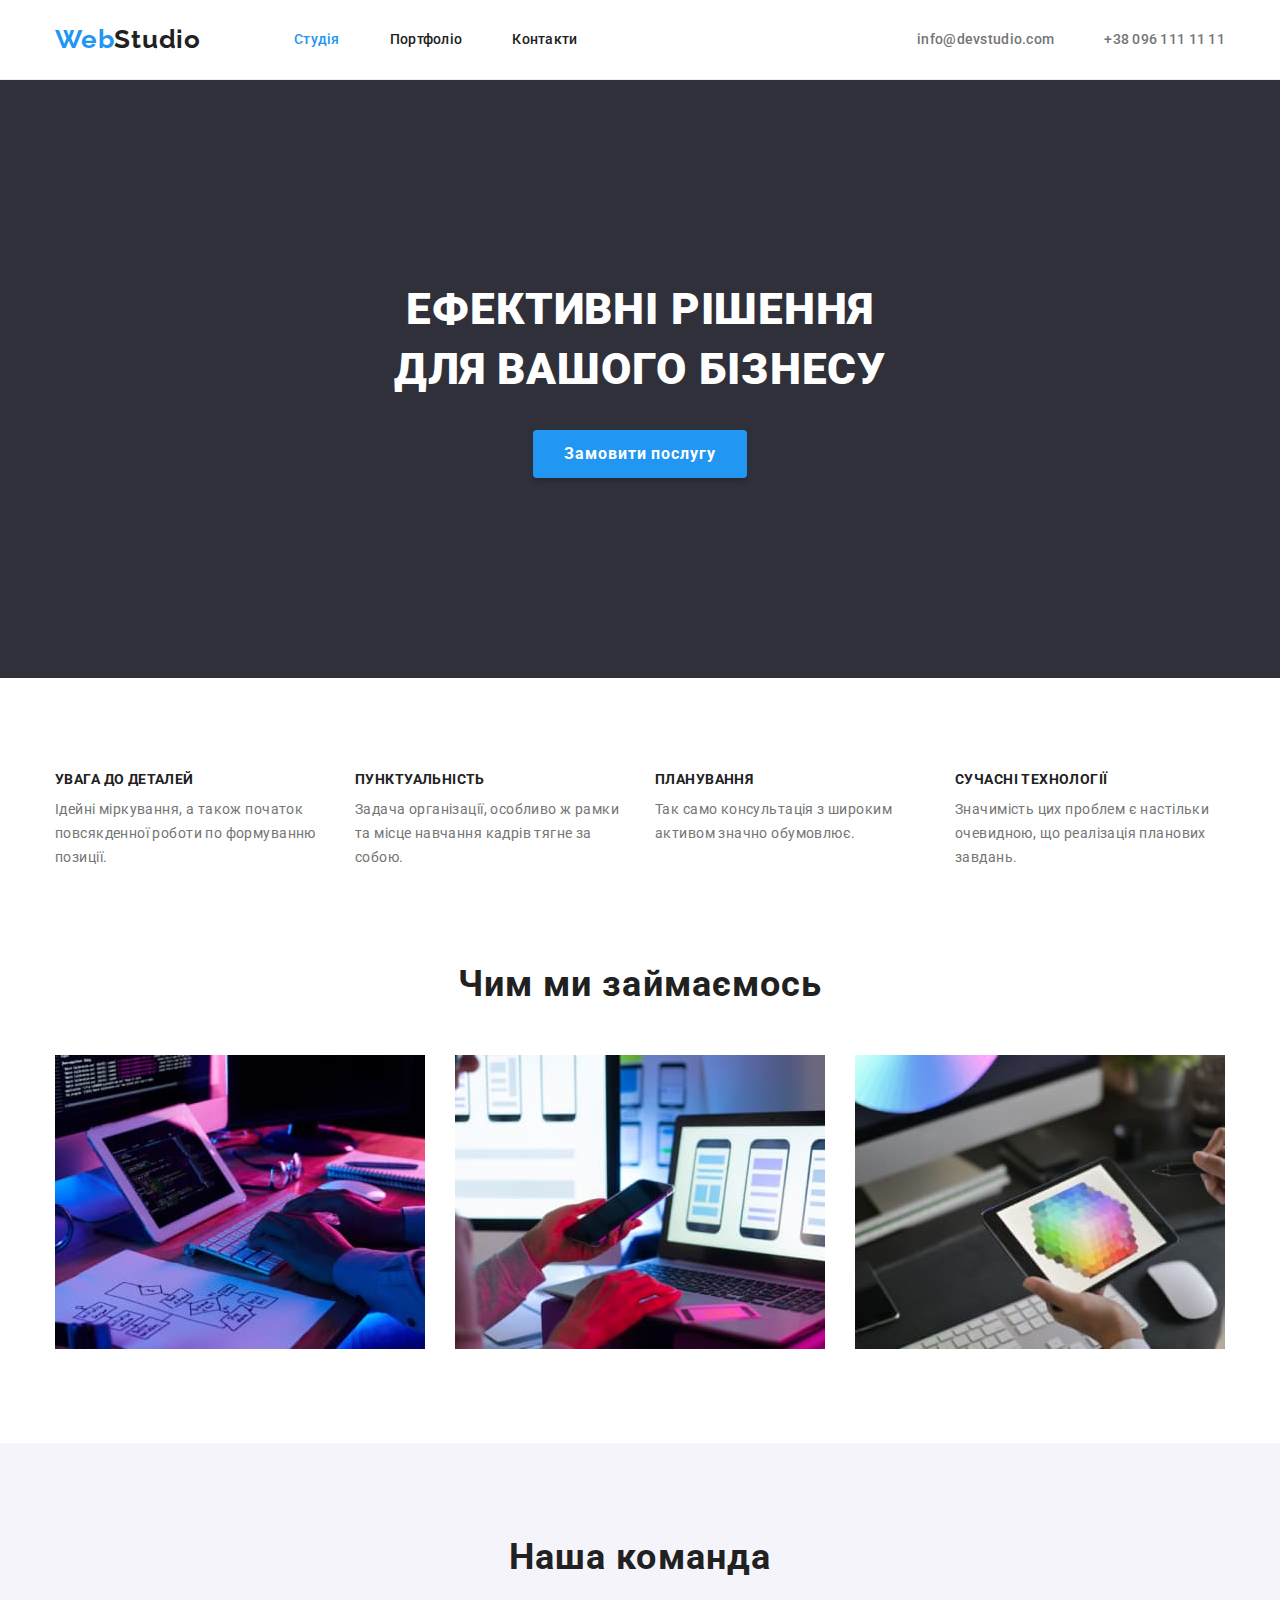
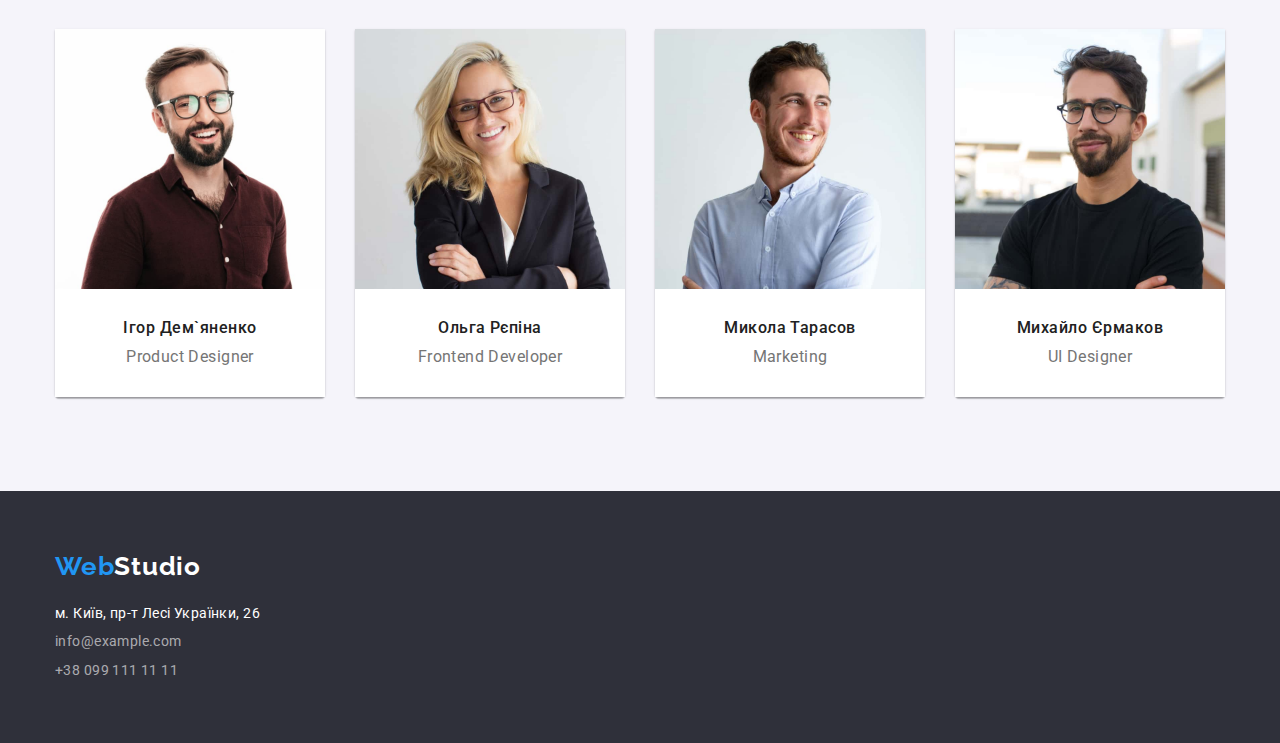
<file: index.html>
<!DOCTYPE html>
<html lang="uk">
  <head>
    <meta charset="UTF-8" />
    <meta http-equiv="X-UA-Compatible" content="IE=edge" />
    <meta name="viewport" content="width=device-width, initial-scale=1.0" />
    <title>&#128583; HomeWork</title>
    <link
      href="https://fonts.googleapis.com/css2?family=Raleway:wght@700&family=Roboto:wght@400;500;700;900&display=swap"
      rel="stylesheet"
    />
    <!-- нормалізатор cпочатку -->
    <link
      rel="stylesheet"
      href="https://cdnjs.cloudflare.com/ajax/libs/modern-normalize/1.0.0/modern-normalize.min.css"
    />
    <!-- Потім ваші стилі -->
    <link rel="stylesheet" href="./css/styles.css" />
  </head>
  <body class="body">
    <!-- <div class="container"> -->
    <header class="page-header">
      <div class="container header-flex">
        <!-- navigation -->
        <nav class="nav-flex">
          <a lang="en" class="header logo link" href="/"
            ><span class="logo-acent">Web</span>Studio</a
          >
          <ul class="site-nav list">
            <li class="list-item"><a class="link current" href="./index.html">Студія</a></li>
            <li class="list-item"><a class="link" href="./portfolio.html">Портфоліо</a></li>
            <li class="list-item"><a class="link" href="">Контакти</a></li>
          </ul>
        </nav>
        <!-- contacts -->
        <ul class="header-contacts list">
          <li class="list-item">
            <a class="header-contacts link" href="mailto:info@devstudio.com">info@devstudio.com</a>
          </li>
          <li class="list-item">
            <a class="header-contacts link" href="tel:+380961111111">+38 096 111 11 11</a>
          </li>
        </ul>
      </div>
    </header>
    <main>
      <!--Hero section-->
      <section class="hero">
        <div class="container">
          <h1 class="hero-title">ЕФЕКТИВНІ РІШЕННЯ ДЛЯ ВАШОГО БІЗНЕСУ</h1>
          <button class="button primary" type="button">Замовити послугу</button>
        </div>
      </section>
      <!-- our benefits -->
      <section class="section benefits">
        <div class="container">
          <h2 class="visually-hidden">НАШІ ПЕРЕВАГИ</h2>
          <ul class="benefits list">
            <li class="benefits-item">
              <h3 class="benefits-title">УВАГА ДО ДЕТАЛЕЙ</h3>
              <p>Ідейні міркування, а також початок повсякденної роботи по формуванню позиції.</p>
            </li>
            <li class="benefits-item">
              <h3 class="benefits-title">ПУНКТУАЛЬНІСТЬ</h3>
              <p>Задача організації, особливо ж рамки та місце навчання кадрів тягне за собою.</p>
            </li>
            <li class="benefits-item">
              <h3 class="benefits-title">ПЛАНУВАННЯ</h3>
              <p>Так само консультація з широким активом значно обумовлює.</p>
            </li>
            <li class="benefits-item">
              <h3 class="benefits-title">СУЧАСНІ ТЕХНОЛОГІЇ</h3>
              <p>Значимість цих проблем є настільки очевидною, що реалізація планових завдань.</p>
            </li>
          </ul>
        </div>
      </section>
      <!-- our specialization -->
      <section class="section">
        <div class="container">
          <h2 class="section-title">Чим ми займаємось</h2>
          <ul class="specialization list">
            <li class="specialization-item">
              <img
                class="img-block"
                src="./images/squoosh_img1.jpg"
                alt="розробляємо веб додатки"
                width="370"
              />
            </li>
            <li class="specialization-item">
              <img
                class="img-block"
                src="./images/squoosh_img2.jpg"
                alt="розробляємо мобільні додатки"
                width="370"
              />
            </li>
            <li class="specialization-item">
              <img
                class="img-block"
                src="./images/squoosh_img3.jpg"
                alt="стилізуємо наші розробки"
                width="370"
              />
            </li>
          </ul>
        </div>
      </section>
      <!-- our company -->
      <section class="section section-company">
        <div class="container">
          <h2 class="section-title">Наша команда</h2>
          <ul class="members list">
            <li class="members-item">
              <img
                class="img-block"
                src="./images/squoosh_portret1.jpg"
                alt="Ігор Дем`яненко"
                width="270"
              />
              <div class="member-text">
                <h3 class="members-title">Ігор Дем`яненко</h3>
                <p class="member-position" lang="en">Product Designer</p>
              </div>
            </li>
            <li class="members-item">
              <img
                class="img-block"
                src="./images/squoosh_portret2.jpg"
                alt="Ольга Рєпіна"
                width="270"
              />
              <div class="member-text">
                <h3 class="members-title">Ольга Рєпіна</h3>
                <p class="member-position" lang="en">Frontend Developer</p>
              </div>
            </li>
            <li class="members-item">
              <img
                class="img-block"
                src="./images/squoosh_portret3.jpg"
                alt="Микола Тарасов"
                width="270"
              />
              <div class="member-text">
                <h3 class="members-title">Микола Тарасов</h3>
                <p class="member-position" lang="en">Marketing</p>
              </div>
            </li>
            <li class="members-item">
              <img
                class="img-block"
                src="./images/squoosh_portret4.jpg"
                alt="Михайло Єрмаков"
                width="270"
              />
              <div class="member-text">
                <h3 class="members-title">Михайло Єрмаков</h3>
                <p class="member-position" lang="en">UI Designer</p>
              </div>
            </li>
          </ul>
        </div>
      </section>
    </main>
    <footer class="footer">
      <div class="container">
        <a lang="en" class="footer logo link" href="/"><span class="logo-acent">Web</span>Studio</a>
        <address>
          <ul class="footer-contacts list">
            <li class="footer-contact-item">
              <a
                class="footer-adress link"
                href="https://goo.gl/maps/kmzWkeFPWZeqgjE26"
                target="_blank"
                rel="noopener noreferrer"
              >
                м. Київ, пр-т Лесі Українки, 26
              </a>
            </li>
            <li class="footer-contact-item">
              <a class="footer-contact link" href="mailto:info@example.com" lang="en"
                >info@example.com</a
              >
            </li>
            <li class="footer-contact-item">
              <a class="footer-contact link" href="tel:+380991111111">+38 099 111 11 11</a>
            </li>
          </ul>
        </address>
      </div>
    </footer>
  </body>
</html>
</file>
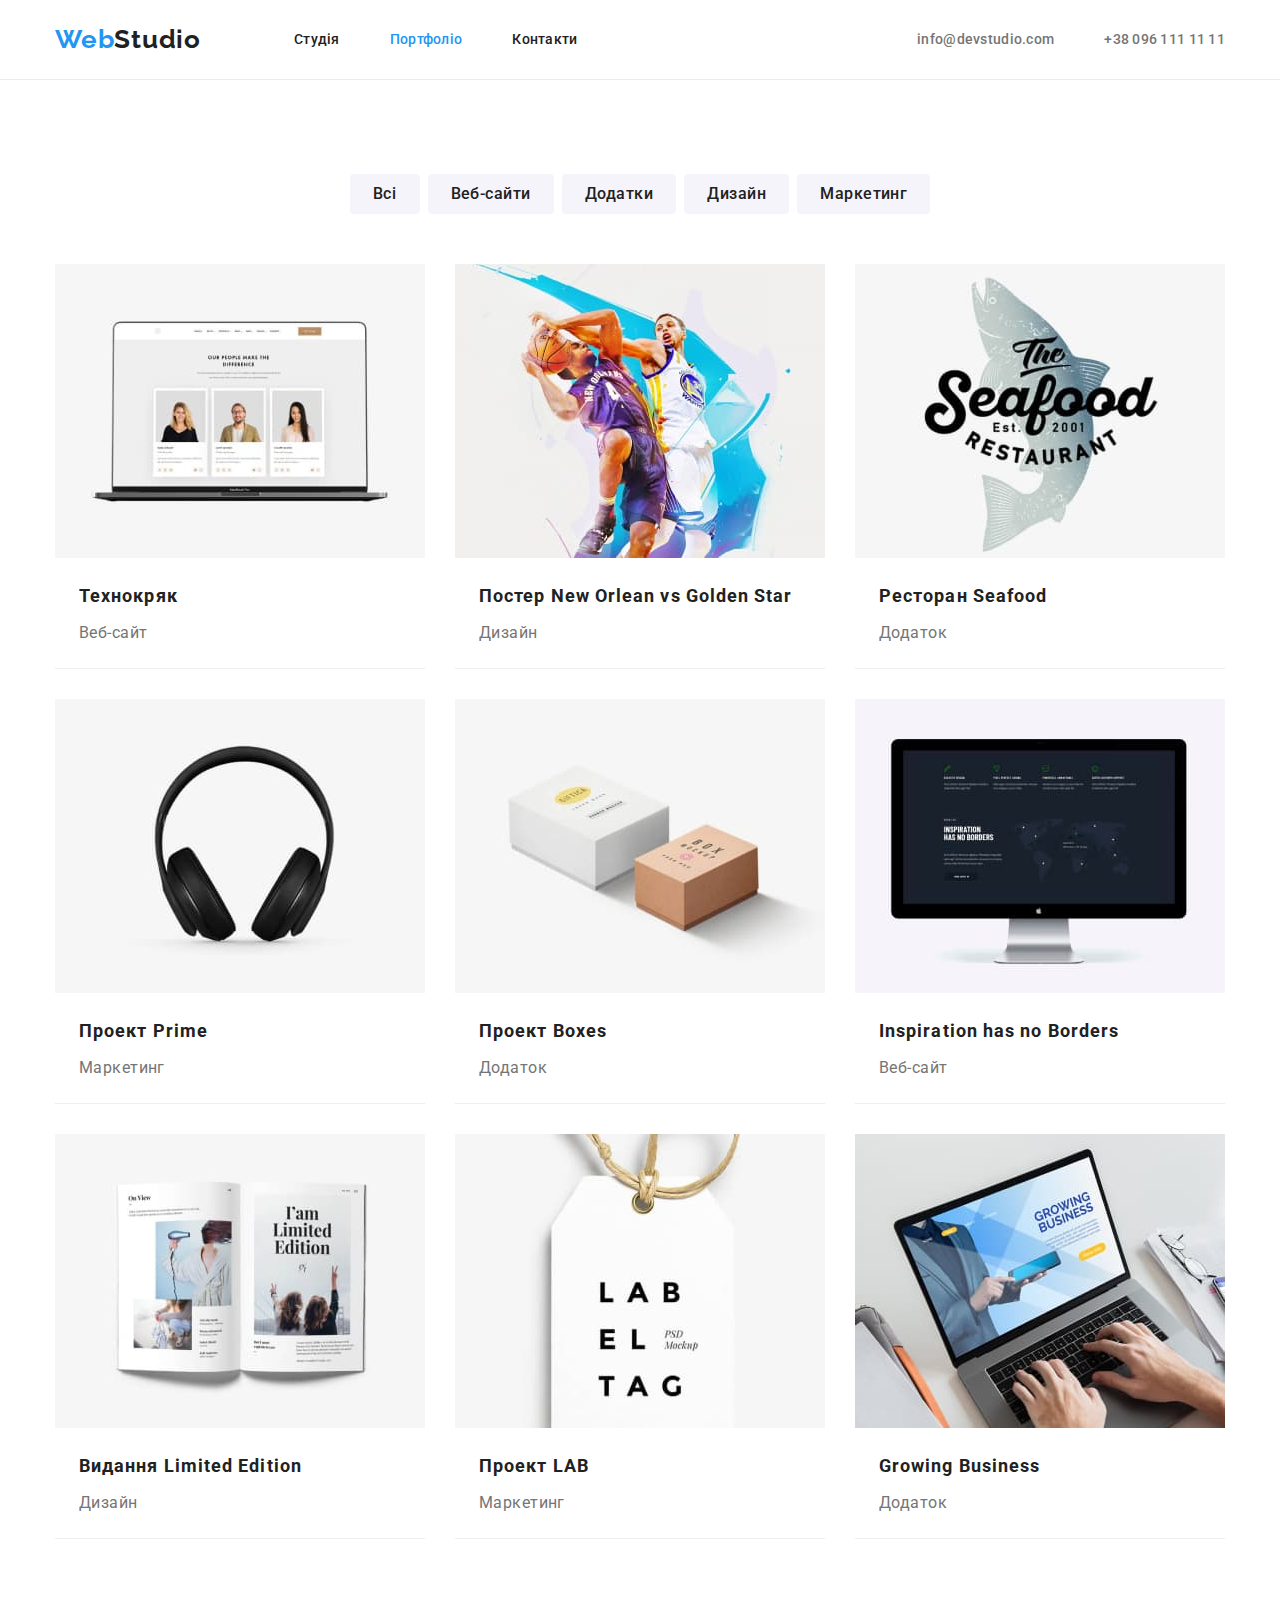
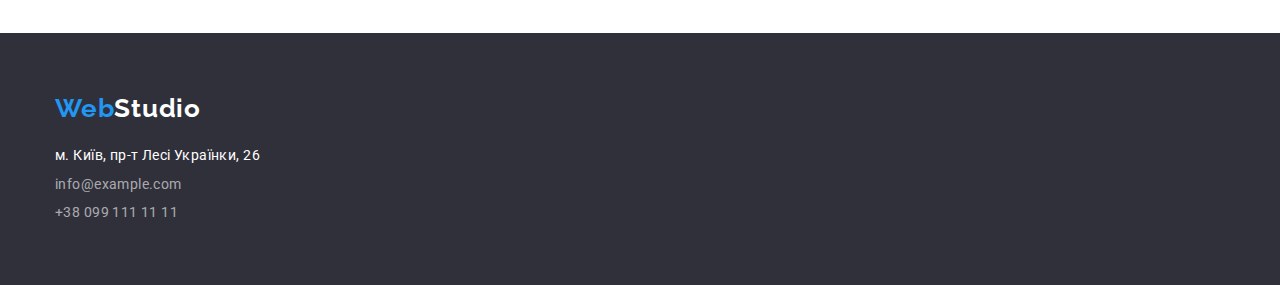
<file: portfolio.html>
<!DOCTYPE html>
<html lang="uk">
  <head>
    <meta charset="UTF-8" />
    <meta http-equiv="X-UA-Compatible" content="IE=edge" />
    <meta name="viewport" content="width=device-width, initial-scale=1.0" />
    <title>&#128583; HomeWork</title>
    <link
      href="https://fonts.googleapis.com/css2?family=Raleway:wght@700&family=Roboto:wght@400;500;700;900&display=swap"
      rel="stylesheet"
    />
    <!-- Спочатку нормалізатор -->
    <link
      rel="stylesheet"
      href="https://cdnjs.cloudflare.com/ajax/libs/modern-normalize/1.0.0/modern-normalize.min.css"
    />
    <!-- Потім ваші стилі -->
    <link rel="stylesheet" href="./css/styles.css" />
  </head>
  <body class="body">
    <header class="page-header">
      <div class="container header-flex">
        <!-- navigation -->
        <nav class="nav-flex">
          <a lang="en" class="header logo link" href="/"
            ><span class="logo-acent">Web</span>Studio</a
          >
          <ul class="site-nav list">
            <li class="list-item"><a class="link" href="./index.html">Студія</a></li>
            <li class="list-item">
              <a class="link current" href="./portfolio.html">Портфоліо</a>
            </li>
            <li class="list-item"><a class="link" href="">Контакти</a></li>
          </ul>
        </nav>
        <!-- contacts -->
        <ul class="header-contacts list">
          <li class="list-item">
            <a class="header-contacts link" href="mailto:info@devstudio.com">info@devstudio.com</a>
          </li>
          <li class="list-item">
            <a class="header-contacts link" href="tel:+380961111111">+38 096 111 11 11</a>
          </li>
        </ul>
      </div>
    </header>
    <main>
      <!-- works galery -->
      <section class="section">
        <div class="container">
          <h2 class="section-title visually-hidden">Галерея робіт</h2>
          <ul class="secondary-button list">
            <li class="filter-item">
              <button class="button secondary" type="button">Всі</button>
            </li>
            <li class="filter-item">
              <button class="button secondary" type="button">Веб-сайти</button>
            </li>
            <li class="filter-item">
              <button class="button secondary" type="button">Додатки</button>
            </li>
            <li class="filter-item">
              <button class="button secondary" type="button">Дизайн</button>
            </li>
            <li class="filter-item">
              <button class="button secondary" type="button">Маркетинг</button>
            </li>
          </ul>
          <ul class="gallery list">
            <li class="gallery-item">
              <img
                class="img-block"
                src="./images/squoosh_portfolio1.jpg"
                alt="Веб-сайт Технокряк"
                width="370"
              />
              <div class="gallery-text">
                <h3 class="gallery-title">Технокряк</h3>
                <p class="gallery-business">Веб-сайт</p>
              </div>
            </li>
            <li class="gallery-item">
              <img
                class="img-block"
                src="./images/squoosh_portfolio2.jpg"
                alt="Дизайн постер New Orlean vs Golden Star"
                width="370"
              />
              <div class="gallery-text">
                <h3 class="gallery-title">Постер New Orlean vs Golden Star</h3>
                <p class="gallery-business">Дизайн</p>
              </div>
            </li>
            <li class="gallery-item">
              <img
                class="img-block"
                src="./images/squoosh_portfolio3.jpg"
                alt="Додаток ресторан Seafood"
                width="370"
              />
              <div class="gallery-text">
                <h3 class="gallery-title">Ресторан Seafood</h3>
                <p class="gallery-business">Додаток</p>
              </div>
            </li>
            <li class="gallery-item">
              <img
                class="img-block"
                src="./images/squoosh_portfolio4.jpg"
                alt="Маркетинг проект Prime"
                width="370"
              />
              <div class="gallery-text">
                <h3 class="gallery-title">Проект Prime</h3>
                <p class="gallery-business">Маркетинг</p>
              </div>
            </li>
            <li class="gallery-item">
              <img
                class="img-block"
                src="./images/squoosh_portfolio5.jpg"
                alt="Додаток проект Boxes"
                width="370"
              />
              <div class="gallery-text">
                <h3 class="gallery-title">Проект Boxes</h3>
                <p class="gallery-business">Додаток</p>
              </div>
            </li>
            <li class="gallery-item">
              <img
                class="img-block"
                src="./images/squoosh_portfolio6.jpg"
                alt="Веб-сайт Inspiration has no Borders"
                width="370"
              />
              <div class="gallery-text">
                <h3 class="gallery-title">Inspiration has no Borders</h3>
                <p class="gallery-business">Веб-сайт</p>
              </div>
            </li>
            <li class="gallery-item">
              <img
                class="img-block"
                src="./images/squoosh_portfolio7.jpg"
                alt="Дизайн видання Limited Edition"
                width="370"
              />
              <div class="gallery-text">
                <h3 class="gallery-title">Видання Limited Edition</h3>
                <p class="gallery-business">Дизайн</p>
              </div>
            </li>
            <li class="gallery-item">
              <img
                class="img-block"
                src="./images/squoosh_portfolio8.jpg"
                alt="Маркетинг проект LAB"
                width="370"
              />
              <div class="gallery-text">
                <h3 class="gallery-title">Проект LAB</h3>
                <p class="gallery-business">Маркетинг</p>
              </div>
            </li>
            <li class="gallery-item">
              <img
                class="img-block"
                src="./images/squoosh_portfolio9.jpg"
                alt="Додаток Growing Business"
                width="370"
              />
              <div class="gallery-text">
                <h3 class="gallery-title">Growing Business</h3>
                <p class="gallery-business">Додаток</p>
              </div>
            </li>
          </ul>
        </div>
      </section>
    </main>
    <footer class="footer">
      <div class="container">
        <a lang="en" class="footer logo link" href="/"><span class="logo-acent">Web</span>Studio</a>
        <address>
          <ul class="footer-contacts list">
            <li class="footer-contact-item">
              <a
                class="footer-adress link"
                href="https://goo.gl/maps/kmzWkeFPWZeqgjE26"
                target="_blank"
                rel="noopener noreferrer"
              >
                м. Київ, пр-т Лесі Українки, 26
              </a>
            </li>
            <li class="footer-contact-item">
              <a class="footer-contact link" href="mailto:info@example.com" lang="en"
                >info@example.com</a
              >
            </li>
            <li class="footer-contact-item">
              <a class="footer-contact link" href="tel:+380991111111">+38 099 111 11 11</a>
            </li>
          </ul>
        </address>
      </div>
    </footer>
  </body>
</html>
</file>
<file: css/styles.css>
/* main text color #757575 */
/* secondary text color #212121 */
/* acent color #2196F3 */
/* white color #ffffff */
/* footer contacts color rgba(255, 255, 255, 0.6) */
/* hero, footer background color #2F303A */
/* company section, button bg color #F5F4FA */
:root {
  --main-text-color: #757575;
  --secondary-text-color: #212121;
  --accent-color: #2196f3;
  --primary-btn-hover-color: #188ce8;
  --background-color: #ffffff;
  --footer-contacts-color: rgba(255, 255, 255, 0.6);
  --footer-background-color: #2f303a;
  --button-background-color: #f5f4fa;
  --gallery-border-color: #eeeeee;
}
h3,
p {
  margin: 0;
}
body {
  color: var(--main-text-color);
  background-color: var(--background-color);
  font-family: Roboto, sans-serif;
  font-size: 14px;
  line-height: 1.71;
  letter-spacing: 0.03em;
}
.container {
  width: 1200px;
  padding: 0 15px;
  margin: 0 auto;
  /* background-color: aqua; */
  /* outline: 1px solid red; */
}
.visually-hidden {
  position: absolute;
  white-space: nowrap;
  width: 1px;
  height: 1px;
  overflow: hidden;
  border: 0;
  padding: 0;
  clip: rect(0 0 0 0);
  clip-path: inset(50%);
  margin: -1px;
}
/* ====================HEADER==================== */
.page-header {
  padding-top: 9px;
  padding-bottom: 9px;
  border-bottom: 1px solid #ececec;
  /* background-color: teal; */
}
.container.header-flex {
  display: flex;
  justify-content: space-between;
  align-items: center;
}
.nav-flex {
  display: flex;
  align-items: center;
}
.list {
  list-style: none;
  margin: 0;
  padding: 0;
}
.link {
  display: inline-block;
  text-decoration: none;
  padding: 15px 0;
}
/* logo style */
.logo {
  font-family: Raleway, sans-serif;
  font-weight: 700;
  font-size: 26px;
  line-height: 1.2;
  letter-spacing: 0.03em;
}
.header.logo {
  color: var(--secondary-text-color);
}
.logo-acent {
  color: var(--accent-color);
}
.footer.logo {
  color: var(--background-color);
}
/* nav style */
.site-nav {
  margin-left: 93px;
}
.site-nav,
.header-contacts {
  display: flex;

  font-weight: 500;
  font-size: 14px;
  line-height: 1.14;
  letter-spacing: 0.02em;
}
.site-nav .link {
  color: var(--secondary-text-color);
}
.site-nav .link.current {
  color: var(--accent-color);
}
.site-nav .list-item,
.header-contacts .list-item {
  margin-left: 50px;
}
.site-nav .list-item:first-child,
.header-contacts .list-item:first-child {
  margin-left: 0px;
}
.site-nav .link:hover,
.site-nav .link:focus {
  color: var(--accent-color);
}
/* header contacts style*/
.header-contacts {
  color: var(--main-text-color);
}
.header-contacts.link:hover,
.header-contacts.link:focus,
.footer-contact.link:hover,
.footer-contact.link:focus,
.footer-adress.link:hover,
.footer-adress.link:focus {
  color: var(--accent-color);
}
/* ==========================HERO======================= */
/* hero sections style */
.hero {
  padding-top: 200px;
  padding-bottom: 200px;

  background-color: var(--footer-background-color);
  text-align: center;
  letter-spacing: 0.06em;
}
.hero-title {
  margin: 0 auto 30px;
  width: 45%;

  color: var(--background-color);
  font-weight: 900;
  font-size: 44px;
  line-height: 1.36;
  text-transform: uppercase;
  /* outline: 1px solid tomato; */
}
button {
  font-family: inherit;
  cursor: pointer;
}
.button {
  background-color: var(--button-background-color);
  color: var(--secondary-text-color);
  display: inline-block;
  text-align: center;
  border: 1px solid transparent;
  border-radius: 4px;
}
.button.primary {
  background-color: var(--accent-color);
  color: var(--background-color);
  font-weight: 700;
  font-size: 16px;
  line-height: 1.87;
  letter-spacing: 0.06em;
  min-width: 200px;
  /* height: 50px; */
  box-shadow: 0px 4px 4px rgba(0, 0, 0, 0.15);
  padding: 8px 30px;
}
.button.primary:hover,
.button.primary:focus {
  background-color: var(--primary-btn-hover-color);
}
.button.secondary {
  background-color: var(--button-background-color);
  color: var(--secondary-text-color);
  font-weight: 500;
  font-size: 16px;
  line-height: 1.62;
  letter-spacing: 0.03em;
  padding: 6px 22px;
  min-width: 70px;
}
.button.secondary:hover,
.button.secondary:focus {
  background-color: var(--accent-color);
  color: var(--background-color);
  box-shadow: 0px 3px 1px rgba(0, 0, 0, 0.1), 0px 1px 2px rgba(0, 0, 0, 0.08),
    0px 2px 2px rgba(0, 0, 0, 0.12);
}
/* =================== section style ===============*/
.section {
  padding-top: 94px;
  padding-bottom: 94px;
  background-color: var(--background-color);
}
.section-title {
  /* margin: 0px auto 50px; */
  margin-top: 0;
  margin-bottom: 50px;
  color: var(--secondary-text-color);
  font-size: 36px;
  line-height: 1.16;
  text-align: center;
  letter-spacing: 0.03em;
}
/* =================== BENEFITS SECTION ============ */
.benefits {
  display: flex;
  justify-content: space-between;
  padding-bottom: 0;
}
.benefits-item {
  /* flex-basis: calc((100%-90px) / 4); */
  width: 270px;
}
.benefits-item + .benefits-item {
  margin-left: 30px;
}
.benefits-title {
  margin-top: 0;
  margin-bottom: 10px;

  color: var(--secondary-text-color);
  font-size: 14px;
  line-height: 1.14;
  letter-spacing: 0.03em;
  text-transform: uppercase;
}
/* =================== SPECIALIZATIO SECTION ====== */
.specialization {
  display: flex;
  justify-content: space-between;
}
.img-block {
  display: block;
  width: 100%;
  height: auto;
}
.specialization-item + .specialization-item {
  margin-left: 30px;
}
/* =================== COMPANY SECTION ============= */
.members.list {
  display: flex;
  justify-content: space-between;
}
.members-item + .members-item {
  margin-left: 30px;
}
.members-item {
  box-shadow: 0px 1px 3px rgba(0, 0, 0, 0.12), 0px 1px 1px rgba(0, 0, 0, 0.14),
    0px 2px 1px rgba(0, 0, 0, 0.2);
  border-radius: 0px 0px 4px 4px;
}
.section-company {
  background-color: var(--button-background-color);
}
.member-text {
  padding-top: 30px;
  padding-bottom: 30px;
  background-color: var(--background-color);
}
.members-title {
  margin: 0px auto 10px;
  color: var(--secondary-text-color);
  font-weight: 500;
  font-size: 16px;
  line-height: 1.18;
  text-align: center;
  letter-spacing: 0.03em;
}
.member-position {
  font-size: 16px;
  line-height: 1.18;
  text-align: center;
}

/* ================== GALLERY SECTION ============*/
.secondary-button.list {
  display: flex;
  justify-content: center;
  margin-bottom: 50px;
}
.filter-item + .filter-item {
  margin-left: 8px;
}
.gallery.list {
  display: flex;
  flex-wrap: wrap;
  justify-content: space-between;
}
.gallery-item {
  max-width: 370px;
  border-bottom: 1px solid var(--gallery-border-color);
  margin-right: 30px;
  margin-bottom: 30px;
}
.gallery-item:nth-child(3n) {
  margin-right: 0px;
}
.gallery-item:nth-last-child(-n + 3) {
  margin-bottom: 0px;
}
.gallery-text {
  padding: 20px 24px;
  max-width: 370px;
}
.gallery-title {
  margin-bottom: 4px;

  color: var(--secondary-text-color);
  font-size: 18px;
  line-height: 2;
  letter-spacing: 0.06em;
}
.gallery-business {
  font-size: 16px;
  line-height: 1.87;
}
/* ==================== FOOTER ==================== */
.footer {
  background-color: var(--footer-background-color);
  padding-top: 60px;
  padding-bottom: 60px;
}
.footer.logo.link {
  /* display: inline-block; */
  margin-bottom: 20px;
  padding: 0;
}
.footer-contacts {
  /* font-weight: 400; */
  font-size: 14px;
  line-height: 1.71;
  letter-spacing: 0.03em;
  font-style: normal;
}
.footer-adress {
  color: var(--background-color);
}
.footer-contact {
  color: var(--footer-contacts-color);
}
.footer-contact.link,
.footer-adress.link {
  padding: 0px;
}
.footer-contacts.list {
  display: flex;
  flex-direction: column;
  justify-content: space-between;
  min-height: 81px;
}
.footer-contact-item:first-child {
  padding-top: 0;
}
</file>
